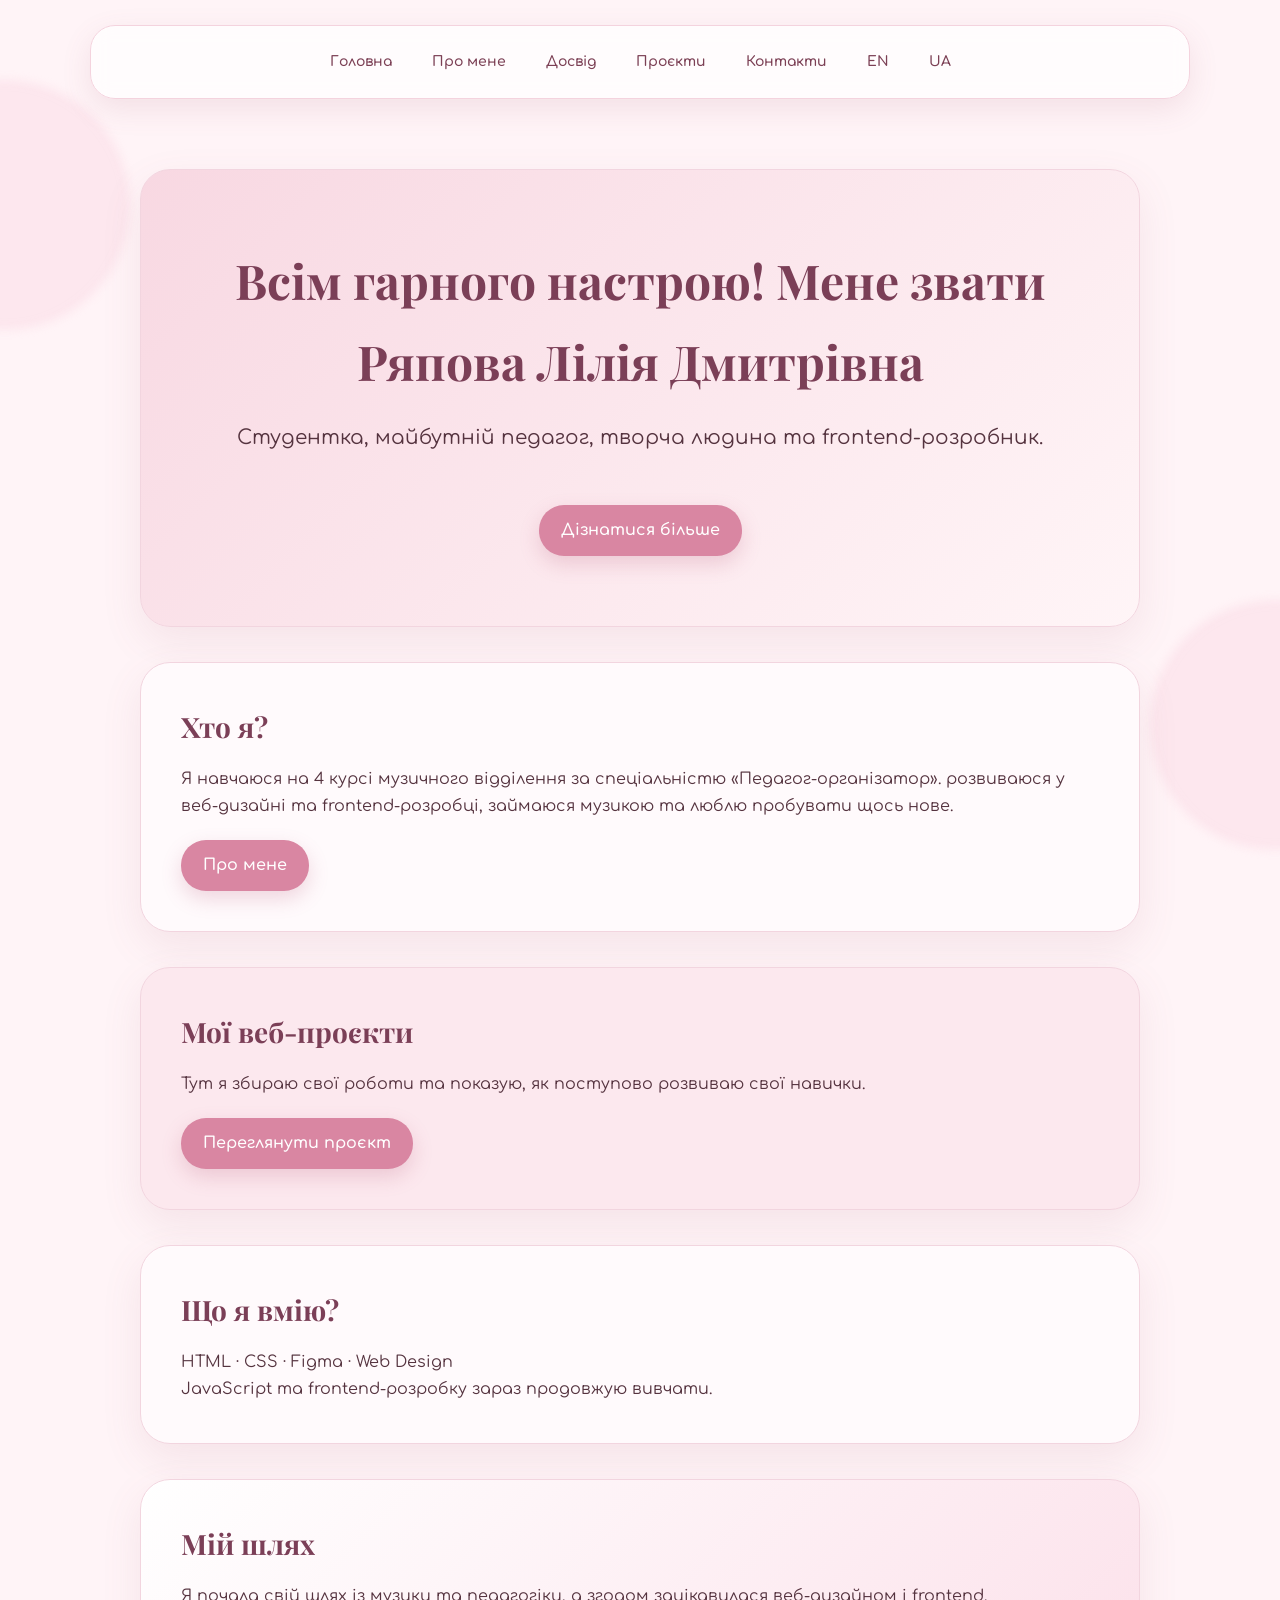
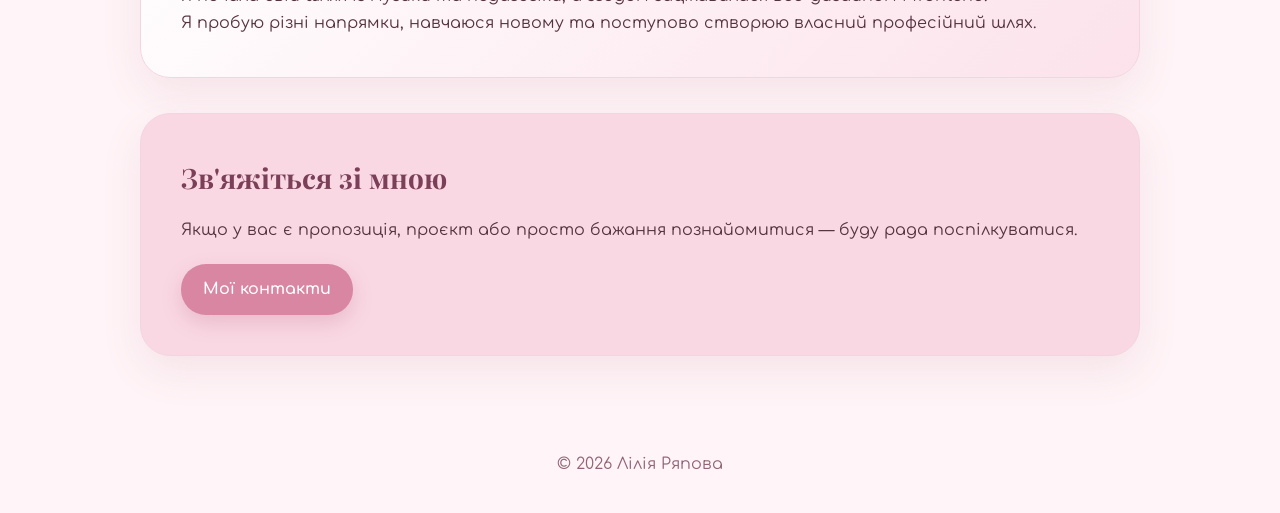
<file: index.html>
<!DOCTYPE html>
<html lang="uk">
<head>
    <meta charset="UTF-8">
    <meta name="viewport" content="width=device-width, initial-scale=1.0">
    <title>Моє резюме — Лілія Ряпова</title>
    <link rel="stylesheet" href="style.css">
 
</head>
<body>
    <nav>
        <a href="index.html">Головна</a>
        <a href="about.html">Про мене</a>
        <a href="experience.html">Досвід</a>
        <a href="projects.html">Проєкти</a>
        <a href="contacts.html">Контакти</a>
        <a href="index-en.html">EN</a>
        <a href="index.html">UA</a>
    </nav>
    <div class="resume">
<h1>Всім гарного настрою! Мене звати Ряпова Лілія Дмитрівна</h1>

        <p>
            Студентка, майбутній педагог, творча людина
            та frontend-розробник.
        </p>

        <a href="about.html">Дізнатися більше</a>
    </div>

    <div class="about-preview">

        <h2>Хто я?</h2>

        <p>
            Я навчаюся на 4 курсі музичного відділення за спеціальністю «Педагог-організатор».
            розвиваюся у веб-дизайні та frontend-розробці,
            займаюся музикою та люблю пробувати щось нове.
        </p>

        <a href="about.html">Про мене</a>

    </div>

<div class="projects-preview">

        <h2>Мої веб-проєкти</h2>

        <p>
            Тут я збираю свої роботи та показую,
            як поступово розвиваю свої навички.
        </p>

        <a href="projects.html">Переглянути проєкт</a>

    </div>

     <div class="skills-preview">

        <h2>Що я вмію?</h2>

        <p>
            HTML · CSS · Figma · Web Design
        </p>

        <p>
            JavaScript та frontend-розробку
            зараз продовжую вивчати.
        </p>

    </div>

    <div class="journey">

        <h2>Мій шлях</h2>
        <p>
           Я почала свій шлях із музики та педагогіки, а згодом зацікавилася веб-дизайном і frontend.
        </p>

        <p>
            Я пробую різні напрямки, навчаюся новому
            та поступово створюю власний професійний шлях.
        </p>

    </div>


    <div class="contacts-preview">

        <h2>Зв'яжіться зі мною</h2>

        <p>
            Якщо у вас є пропозиція, проєкт
            або просто бажання познайомитися —
            буду рада поспілкуватися.
        </p>

        <a href="contacts.html">Мої контакти</a>

    </div>


    <footer>

        <p>© 2026 Лілія Ряпова</p>

    </footer>


    <script src="script.js"></script>

</body>

</html>
</file>
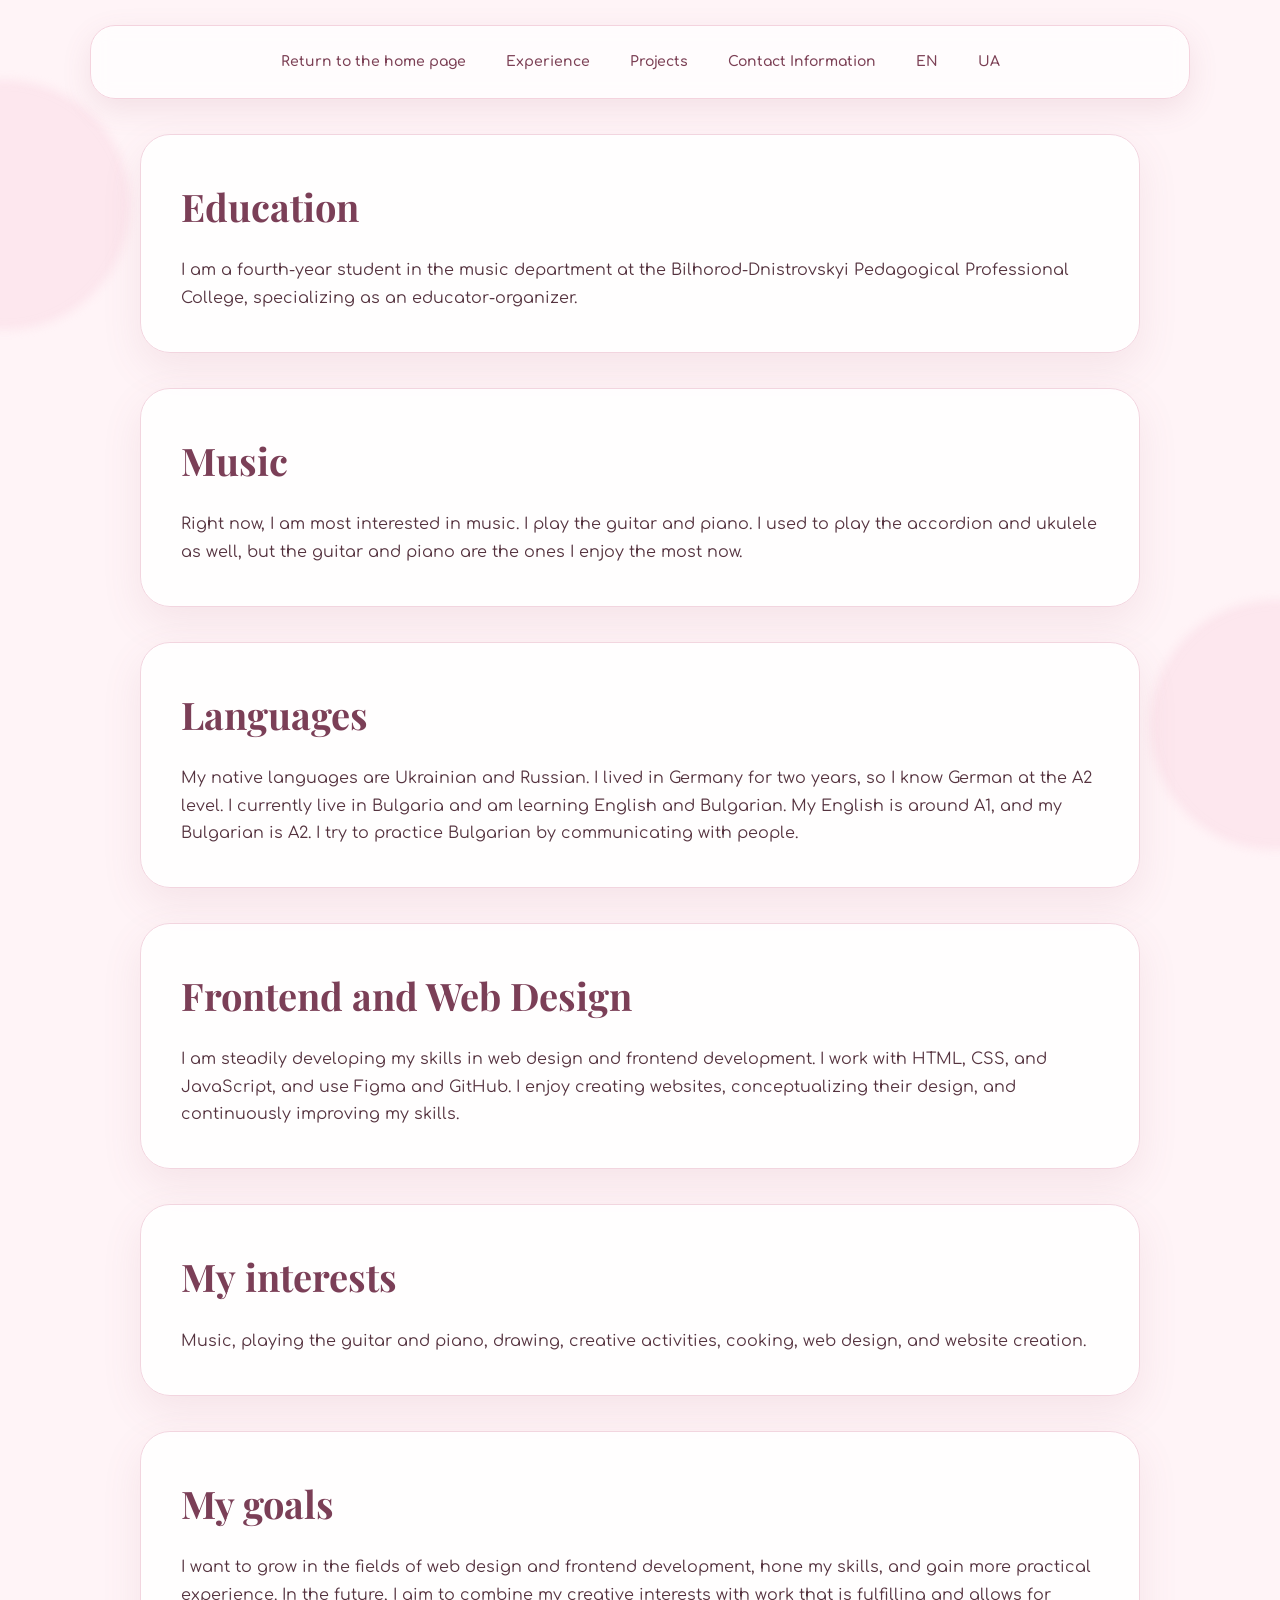
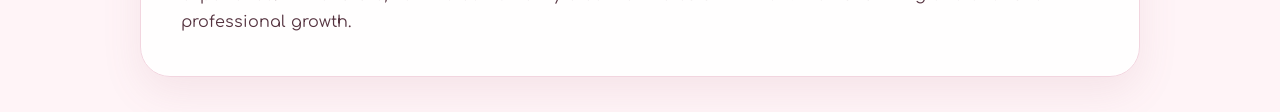
<file: about-en.html>
<!DOCTYPE html>
<html lang="en">
<head>
     <link rel="stylesheet" href="style.css">
    <meta charset="UTF-8">
    <meta name="viewport" content="width=device-width, initial-scale=1.0">
    <title>About Me</title>
</head>
<body>
     
<nav>
      <a href="index-en.html">Return to the home page</a>  
<a href="experience-en.html">Experience</a>
        <a href="projects-en.html">Projects</a>
        <a href="contacts-en.html">Contact Information</a>
     <a href="about-en.html">EN</a>
        <a href="about.html">UA</a>
</nav>
      <div class="education">
<h1>
   Education
</h1>

<p>
  I am a fourth-year student in the music department at the Bilhorod-Dnistrovskyi Pedagogical Professional College, specializing as an educator-organizer.
</p>

</div>

<div class="music">
    <h1>
        Music
    </h1>
    <p>Right now, I am most interested in music. I play the guitar and piano. I used to play the accordion and ukulele as well, but the guitar and piano are the ones I enjoy the most now.</p>
</div>

<div class="language">
    <h1>
Languages
    </h1>
    <p>
My native languages ​​are Ukrainian and Russian. I lived in Germany for two years, so I know German at the A2 level. I currently live in Bulgaria and am learning English and Bulgarian. My English is around A1, and my Bulgarian is A2. I try to practice Bulgarian by communicating with people.
    </p>
</div>

<div class="it">
    <h1>
Frontend and Web Design
    </h1>
    <p>
      I am steadily developing my skills in web design and frontend development. I work with HTML, CSS, and JavaScript, and use Figma and GitHub. I enjoy creating websites, conceptualizing their design, and continuously improving my skills.
    </p>
</div>

<div class="myinterests">
    <h1>
    Mу interests
    </h1>
    <p>
       Music, playing the guitar and piano, drawing, creative activities, cooking, web design, and website creation.
    </p>
</div>

<div class="mygoals">
    <h1>
My goals
    </h1>
    <p>
      I want to grow in the fields of web design and frontend development, 
      hone my skills, and gain more practical experience. 
      In the future, I aim to combine my creative interests with work that is fulfilling 
      and allows for professional growth.
    </p>
</div>
<script src="script.js"></script>
</body>
</html>
</file>
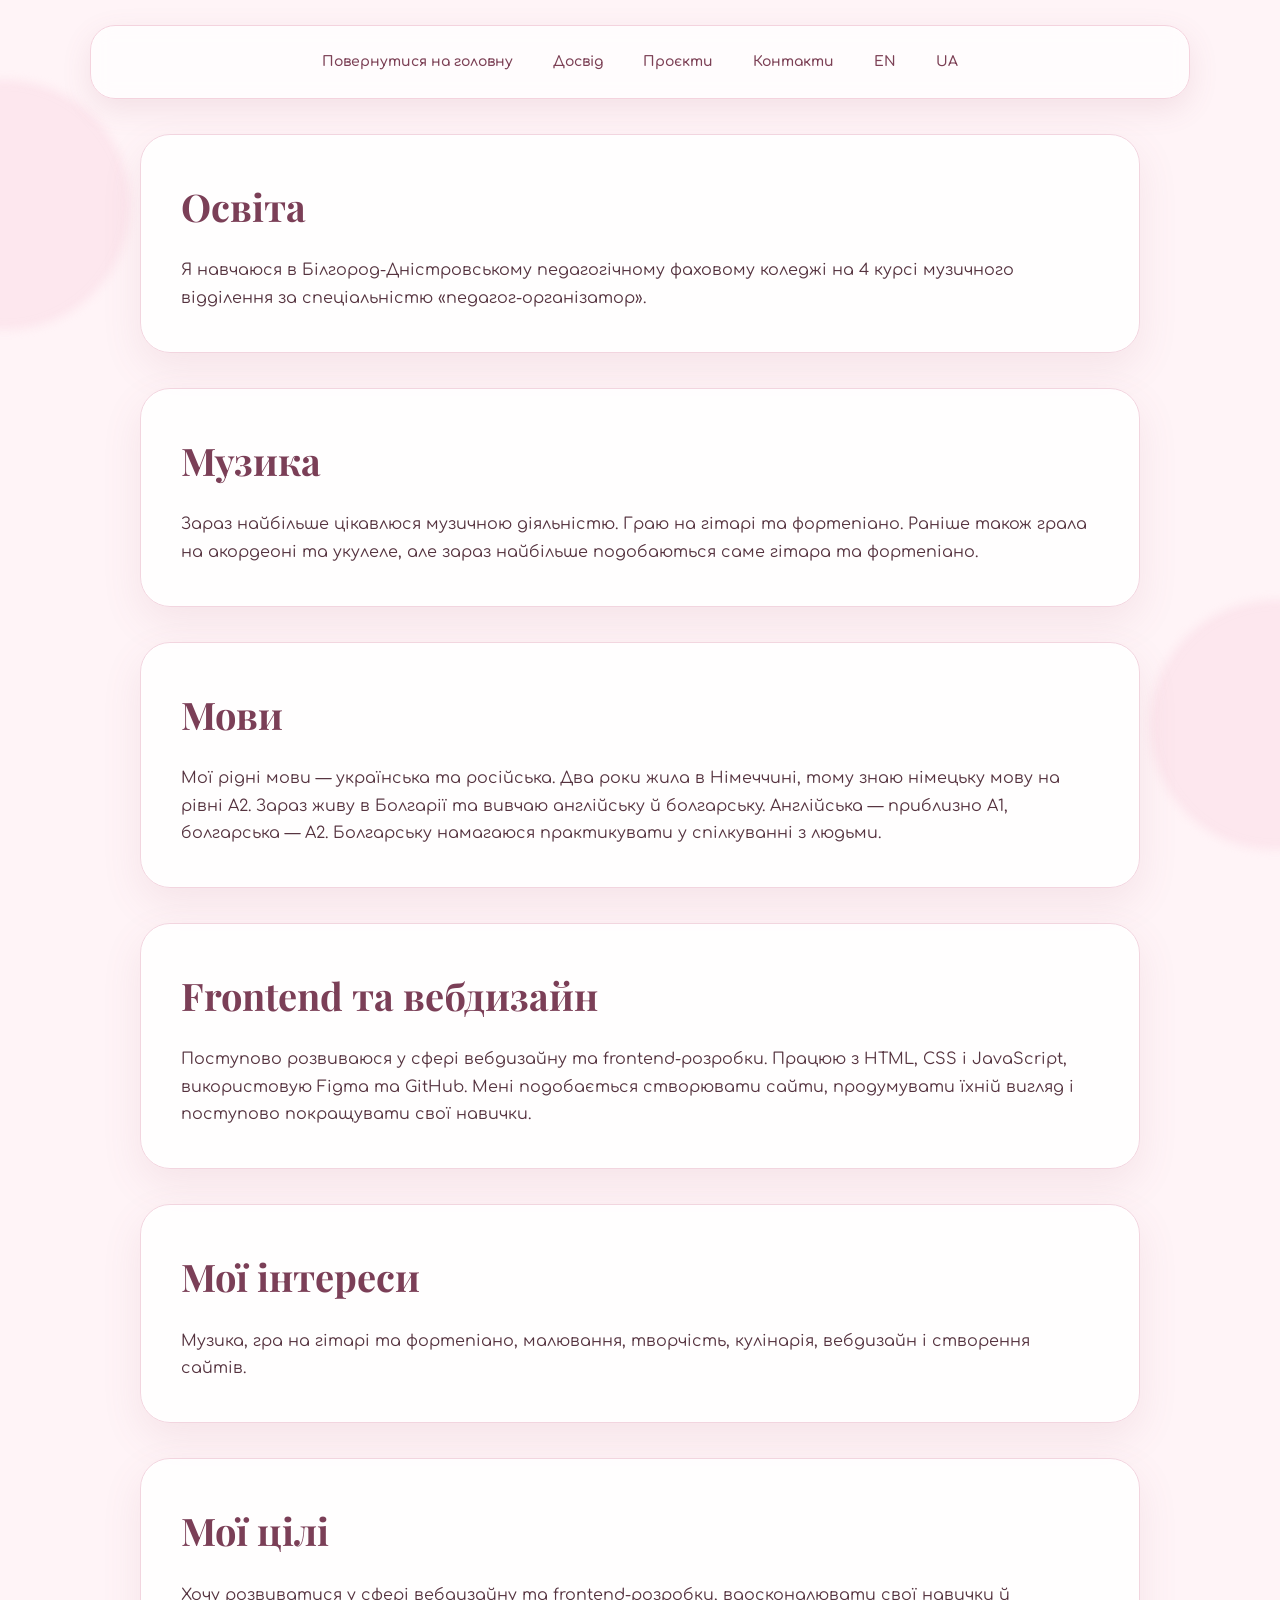
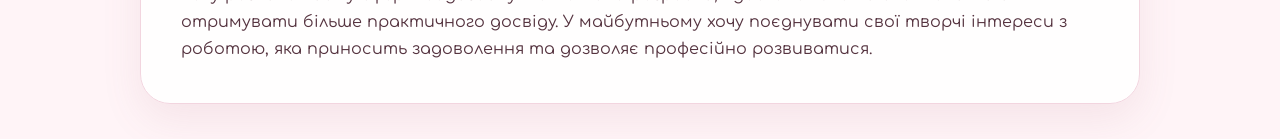
<file: about.html>
<!DOCTYPE html>
<html lang="uk">
<head>
     <link rel="stylesheet" href="style.css">
    <meta charset="UTF-8">
    <meta name="viewport" content="width=device-width, initial-scale=1.0">
    <title>Про мене</title>
</head>
<body>
      
<nav>
      <a href="index.html">Повернутися на головну</a>  
       <a href="experience.html">Досвід</a>
        <a href="projects.html">Проєкти</a>
        <a href="contacts.html">Контакти</a>
     <a href="about-en.html">EN</a>
        <a href="about.html">UA</a>
</nav>
      <div class="education">
<h1>
    Освіта
</h1>

<p>
  Я навчаюся в Білгород-Дністровському 
  педагогічному фаховому коледжі на 4 курсі 
  музичного відділення за спеціальністю 
  «педагог-організатор».
</p>

</div>

<div class="music">
    <h1>
        Музика
    </h1>
    <p>Зараз найбільше цікавлюся музичною діяльністю. 
        Граю на гітарі та фортепіано. Раніше також 
        грала на акордеоні та укулеле, але зараз найбільше 
        подобаються саме гітара та фортепіано.</p>
</div>

<div class="language">
    <h1>
Мови
    </h1>
    <p>
Мої рідні мови — українська та російська. Два роки жила в Німеччині, тому знаю німецьку мову 
на рівні A2. Зараз живу в Болгарії та вивчаю англійську й болгарську. Англійська — приблизно A1, 
болгарська — A2. Болгарську намагаюся практикувати у спілкуванні з людьми.
    </p>
</div>

<div class="it">
    <h1>
Frontend та вебдизайн
    </h1>
    <p>
       Поступово розвиваюся у сфері вебдизайну та frontend-розробки. Працюю з HTML, CSS і 
       JavaScript, використовую Figma та GitHub. Мені подобається створювати сайти, продумувати 
       їхній вигляд і поступово покращувати свої навички. 
    </p>
</div>

<div class="myinterests">
    <h1>
Мої інтереси
    </h1>
    <p>
       Музика, гра на гітарі та фортепіано, малювання, творчість, кулінарія, вебдизайн і створення сайтів. 
    </p>
</div>

<div class="mygoals">
    <h1>
Мої цілі
    </h1>
    <p>
      Хочу розвиватися у сфері вебдизайну та frontend-розробки, 
      вдосконалювати свої навички й отримувати більше практичного досвіду.
       У майбутньому хочу поєднувати свої творчі інтереси з роботою, яка приносить задоволення 
       та дозволяє професійно розвиватися.  
    </p>
</div>
<script src="script.js"></script>
</body>
</html>
</file>
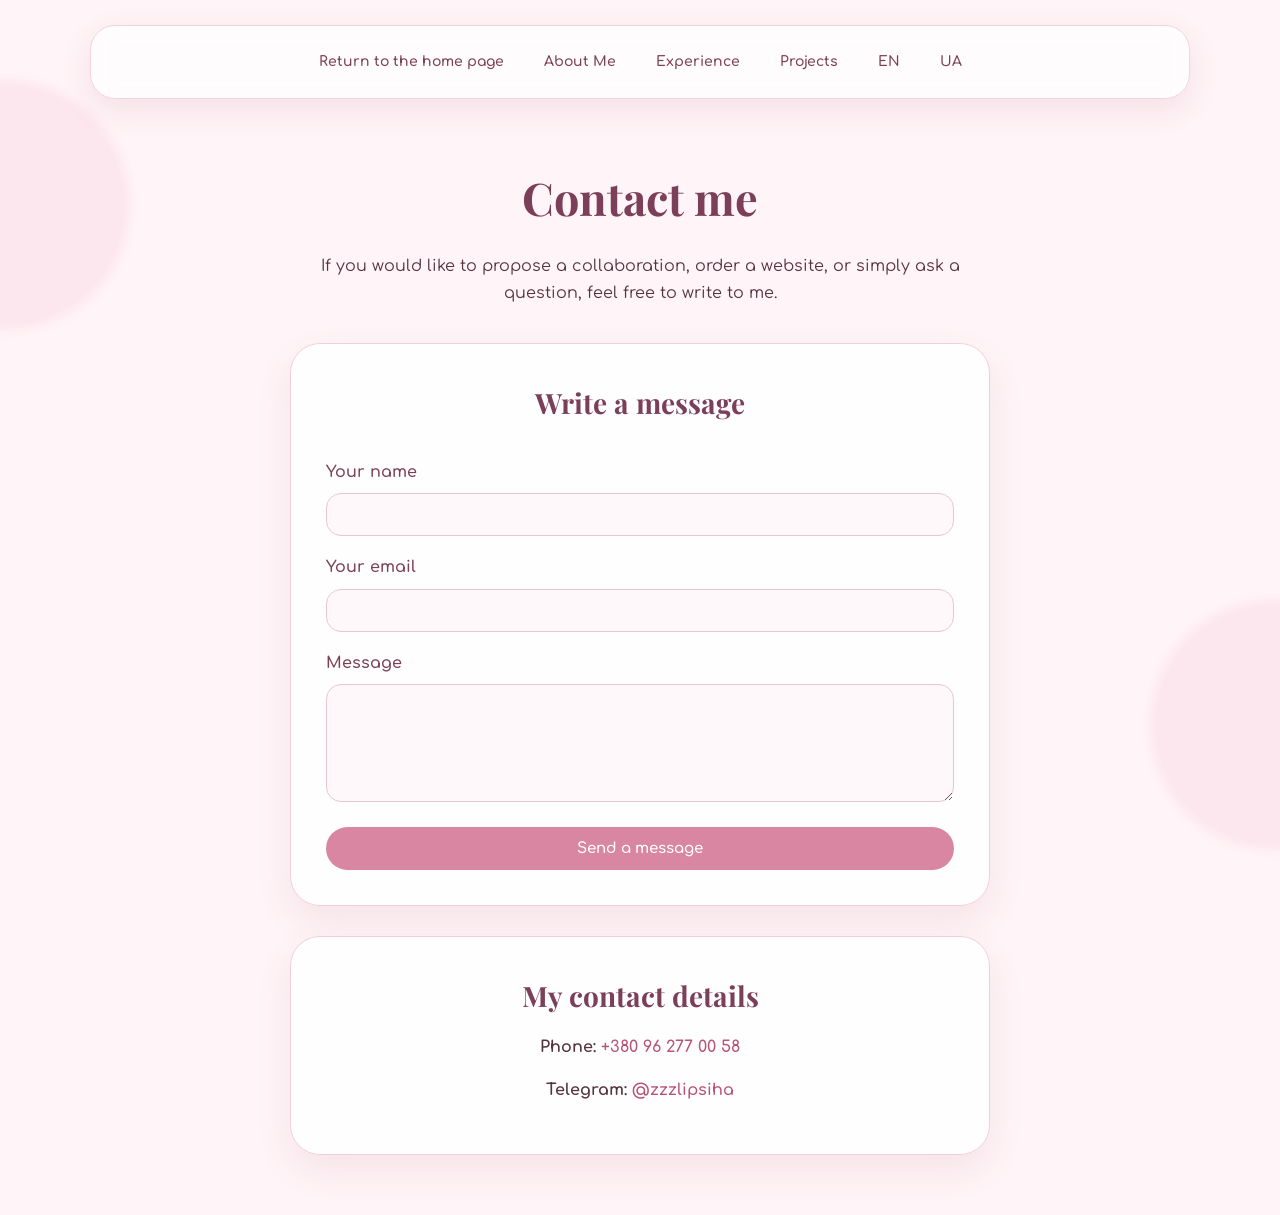
<file: contacts-en.html>
<!DOCTYPE html>
<html lang="en">

<head>
    <link rel="stylesheet" href="style.css">
    <meta charset="UTF-8">
    <meta name="viewport" content="width=device-width, initial-scale=1.0">
    <title>Contact information</title>
</head>

<body>

    

    <nav>
        <a href="index-en.html">Return to the home page</a>
        <a href="about-en.html">About Me</a>
        <a href="experience-en.html">Experience</a>
        <a href="projects-en.html">Projects</a>
        <a href="contacts-en.html">EN</a>
        <a href="contacts.html">UA</a>
    </nav>

    <main class="contacts-page">

        <h1>Contact me</h1>

        <p>
            If you would like to propose a collaboration, order a website,
            or simply ask a question, feel free to write to me.
        </p>

        <section class="contact-form">

            <h2>Write a message</h2>

            <form id="contact-form">

                <label for="name">Your name</label>
                <input type="text" id="name" name="name" required>

                <label for="email">Your email</label>
                <input type="email" id="email" name="email" required>

                <label for="message">Message</label>
                <textarea id="message" name="message" rows="6" required></textarea>

                <button type="submit">Send a message</button>

            </form>

        </section>

        <section class="contact-info">

            <h2>My contact details</h2>

            <p>
                <strong>Phone:</strong>
                <a href="tel:+380962770058">+380 96 277 00 58</a>
            </p>

            <p>
                <strong>Telegram:</strong>
                <a href="https://t.me/zzzlipsiha" target="_blank">
                    @zzzlipsiha
                </a>
            </p>

        </section>

    </main>
<script src="script.js"></script>

</body>
</html>
</file>
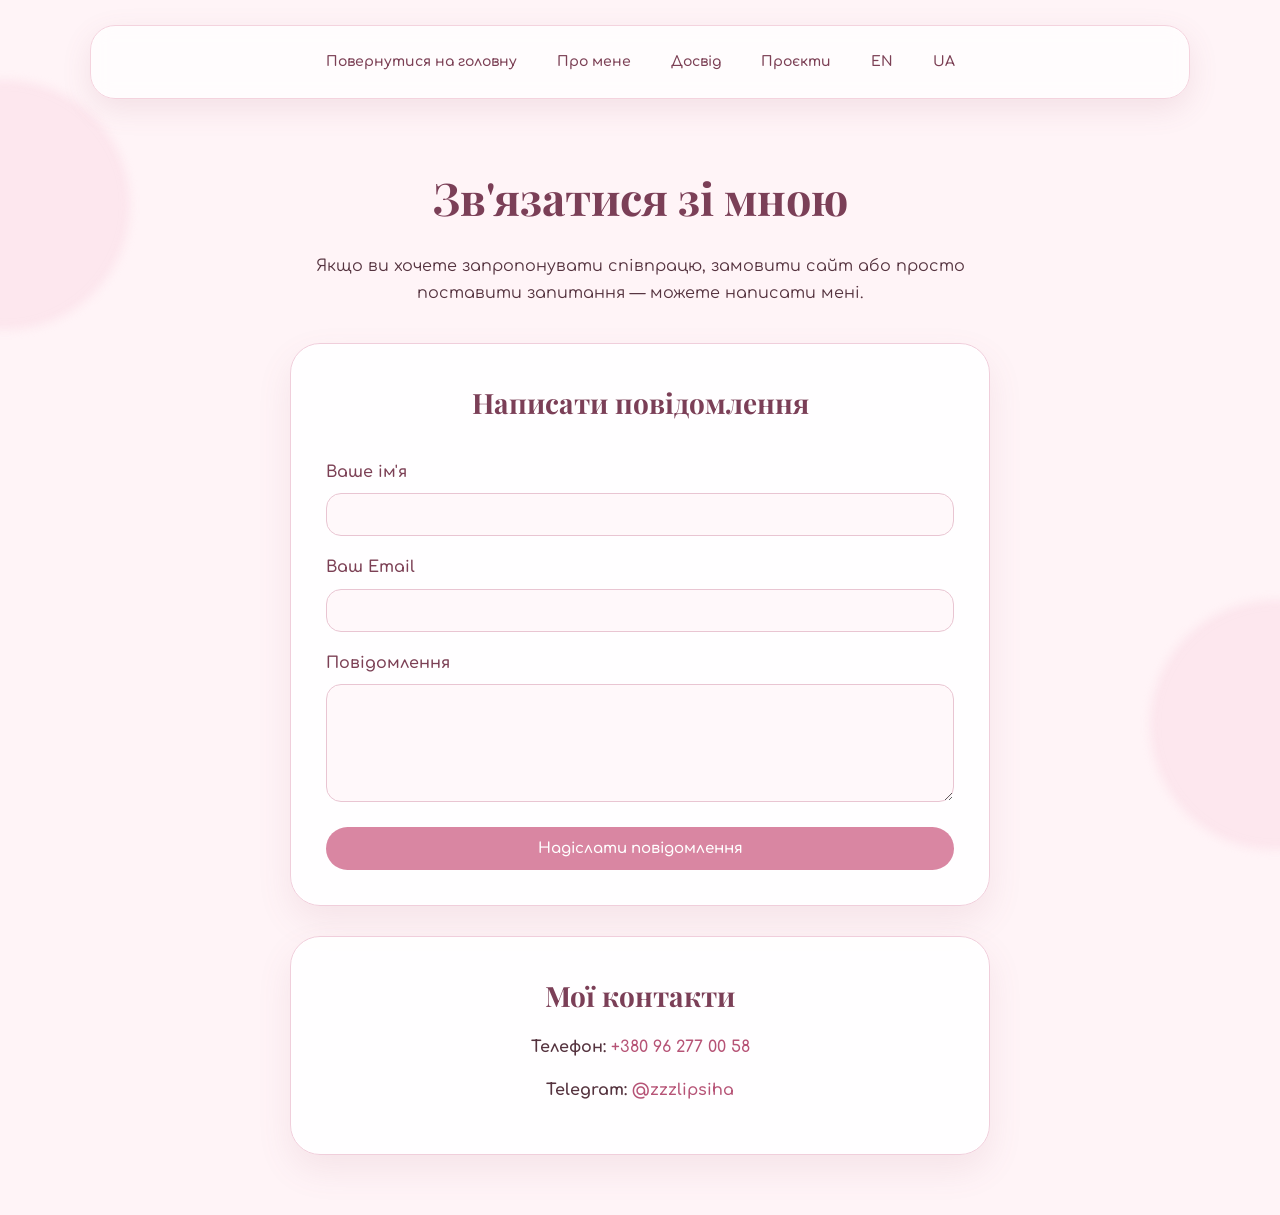
<file: contacts.html>
<!DOCTYPE html>
<html lang="uk">

<head>
    <link rel="stylesheet" href="style.css">
    <meta charset="UTF-8">
    <meta name="viewport" content="width=device-width, initial-scale=1.0">
    <title>Контакти</title>
</head>

<body>

    

    <nav>
        <a href="index.html">Повернутися на головну</a>
        <a href="about.html">Про мене</a>
        <a href="experience.html">Досвід</a>
        <a href="projects.html">Проєкти</a>
        <a href="contacts-en.html">EN</a>
        <a href="contacts.html">UA</a>
    </nav>

    <main class="contacts-page">

        <h1>Зв'язатися зі мною</h1>

        <p>
            Якщо ви хочете запропонувати співпрацю, замовити сайт
            або просто поставити запитання — можете написати мені.
        </p>

        <section class="contact-form">

            <h2>Написати повідомлення</h2>

            <form id="contact-form">

                <label for="name">Ваше ім'я</label>
                <input type="text" id="name" name="name" required>

                <label for="email">Ваш Email</label>
                <input type="email" id="email" name="email" required>

                <label for="message">Повідомлення</label>
                <textarea id="message" name="message" rows="6" required></textarea>

                <button type="submit">Надіслати повідомлення</button>

            </form>

        </section>

        <section class="contact-info">

            <h2>Мої контакти</h2>

            <p>
                <strong>Телефон:</strong>
                <a href="tel:+380962770058">+380 96 277 00 58</a>
            </p>

            <p>
                <strong>Telegram:</strong>
                <a href="https://t.me/zzzlipsiha" target="_blank">
                    @zzzlipsiha
                </a>
            </p>

        </section>

    </main>
<script src="script.js"></script>

</body>
</html>
</file>
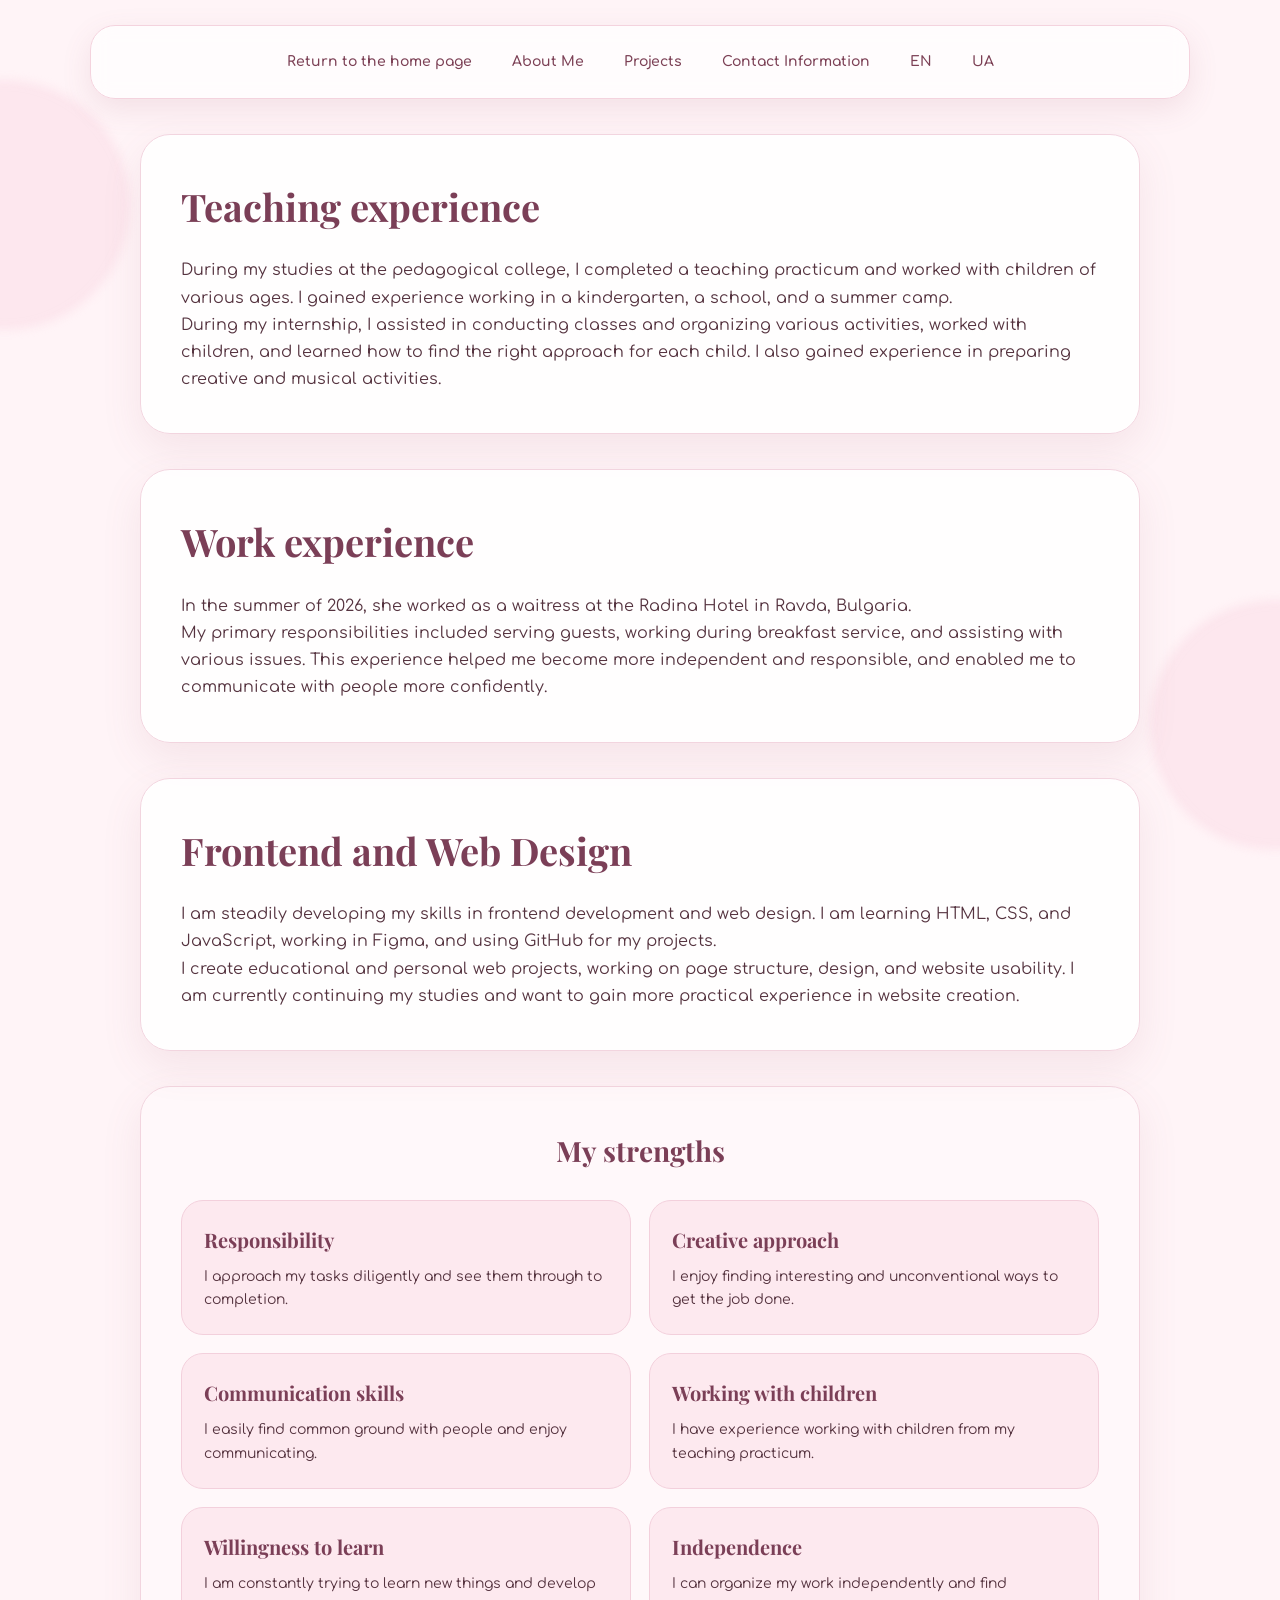
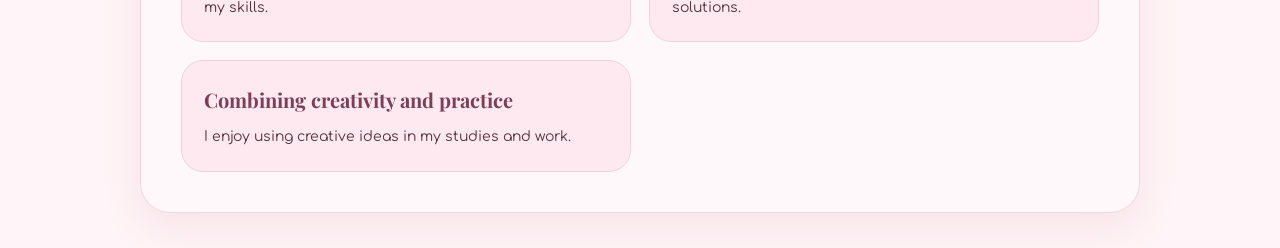
<file: experience-en.html>
<!DOCTYPE html>
<html lang="en">
<head>
     <link rel="stylesheet" href="style.css">
    <meta charset="UTF-8">
    <meta name="viewport" content="width=device-width, initial-scale=1.0">
    <title>Experience</title>
</head>
<body>
      

     <nav> 
        <a href="index-en.html">Return to the home page</a> 
        <a href="about-en.html">About Me</a>
        <a href="projects-en.html">Projects</a>
        <a href="contacts-en.html">Contact Information</a>
     <a href="experience-en.html">EN</a>
        <a href="experience.html">UA</a>
    </nav>

    <div class="teaching-experience">
<h1>Teaching experience</h1>
<p>During my studies at the pedagogical college, I completed a teaching practicum and worked with children of various ages. I gained experience working in a kindergarten, a school, and a summer camp.</p>
    <p>During my internship, I assisted in conducting classes and organizing various activities, worked with children, and learned how to find the right approach for each child. I also gained experience in preparing creative and musical activities.</p>
    </div>

    <div class="work-experience">
        <h1>Work experience</h1>
        <p>In the summer of 2026, she worked as a waitress at the Radina Hotel in Ravda, Bulgaria.</p>

    <p>My primary responsibilities included serving guests, working during breakfast service, and assisting with various issues. This experience helped me become more independent and responsible, and enabled me to communicate with people more confidently.</p>
    </div>

    <div class="frontend-and-web-design">
        <h1>Frontend and Web Design</h1>
        <p>I am steadily developing my skills in frontend development and web design. 
            I am learning HTML, CSS, and JavaScript, working in Figma, and using GitHub for 
            my projects.</p>
            <p>I create educational and personal web projects, working on page structure, 
                design, and website usability. I am currently continuing my studies 
                and want to gain more practical experience in website creation.</p>
    </div>


    <section class="strengths">
    <h2>My strengths</h2>

    <div class="strengths-list">

        <div class="strength">
            <h3>Responsibility</h3>
            <p>I approach my tasks diligently and see them through to completion.</p>
        </div>

        <div class="strength">
            <h3>Creative approach</h3>
            <p>I enjoy finding interesting and unconventional ways to get the job done.</p>
        </div>

        <div class="strength">
            <h3>Communication skills</h3>
            <p>I easily find common ground with people and enjoy communicating.</p>
        </div>

        <div class="strength">
            <h3>Working with children</h3>
            <p>I have experience working with children from my teaching practicum.</p>
        </div>

        <div class="strength">
            <h3>Willingness to learn</h3>
            <p>I am constantly trying to learn new things and develop my skills.</p>
        </div>

        <div class="strength">
            <h3>Independence</h3>
            <p>I can organize my work independently and find solutions.</p>
        </div>

        <div class="strength">
            <h3>Combining creativity and practice</h3>
            <p>I enjoy using creative ideas in my studies and work.</p>
        </div>

    </div>
</section>
<script src="script.js"></script>
</body>
</html>
</file>
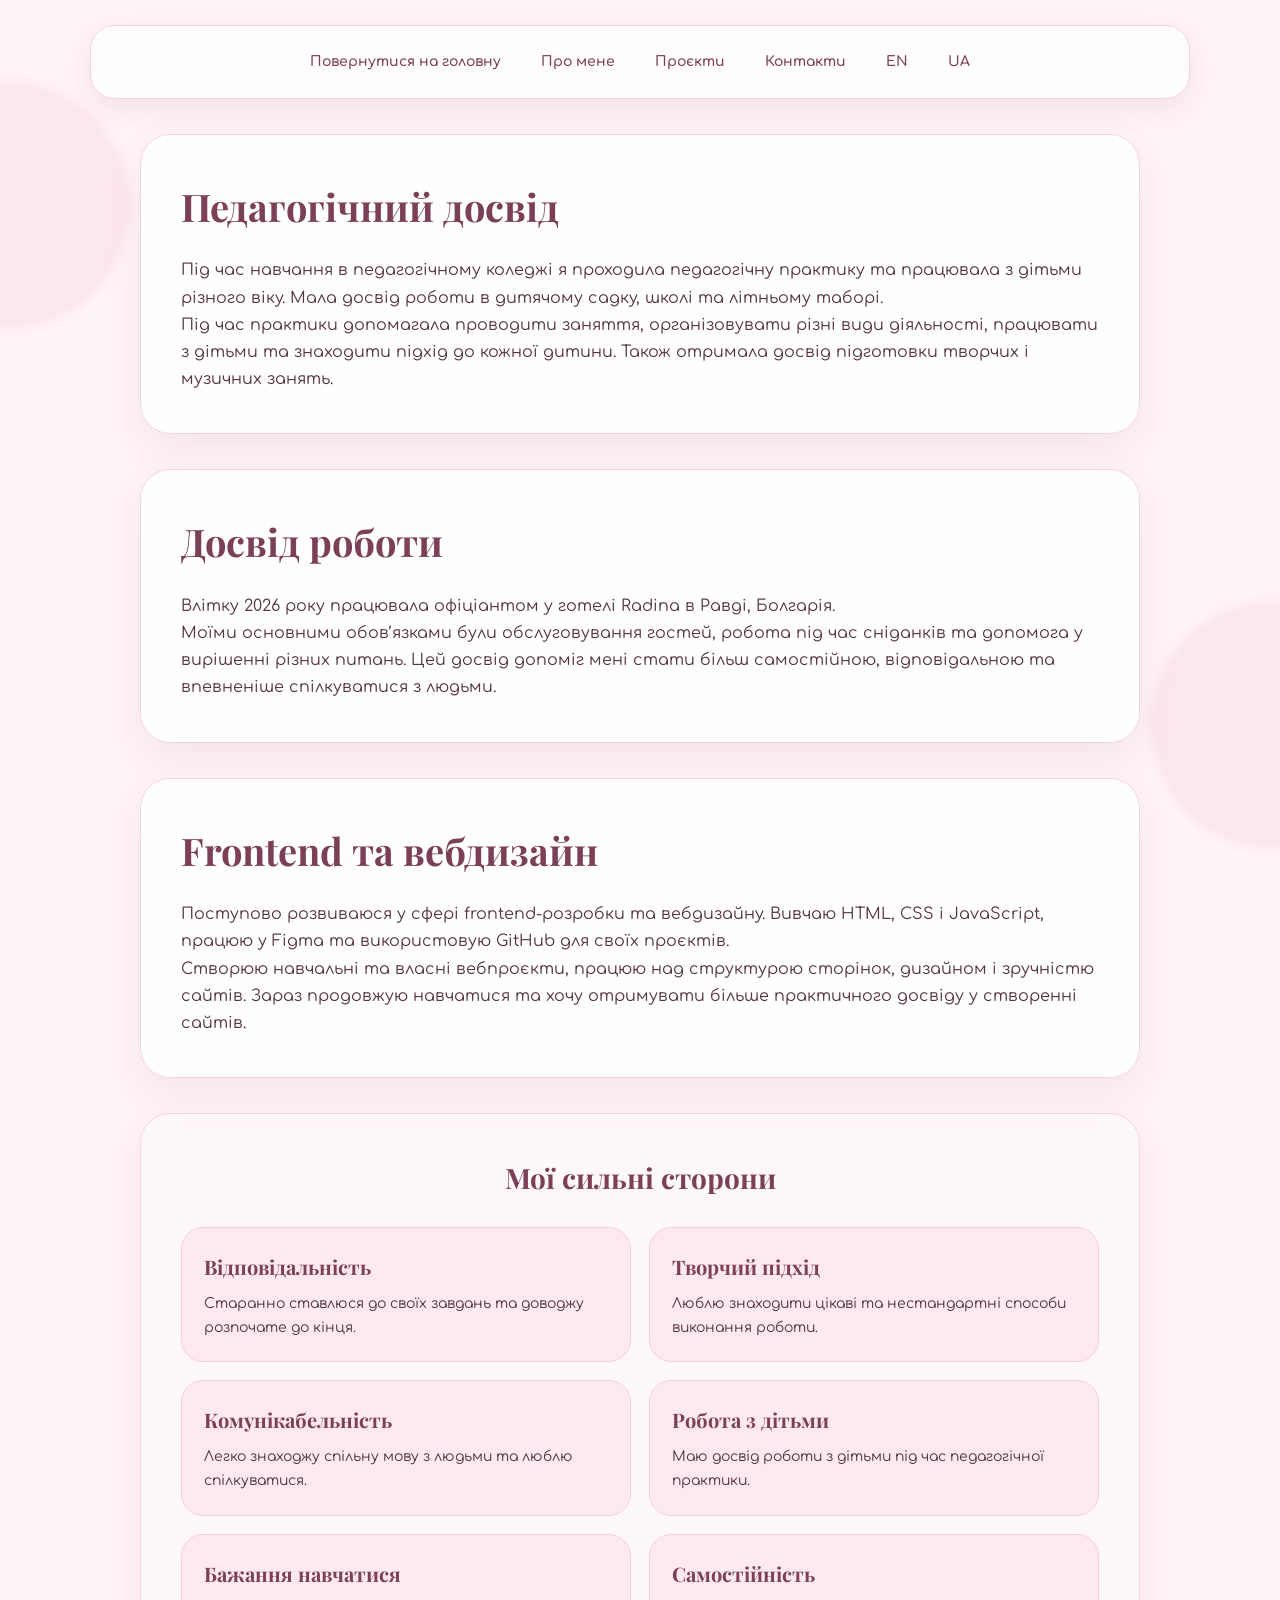
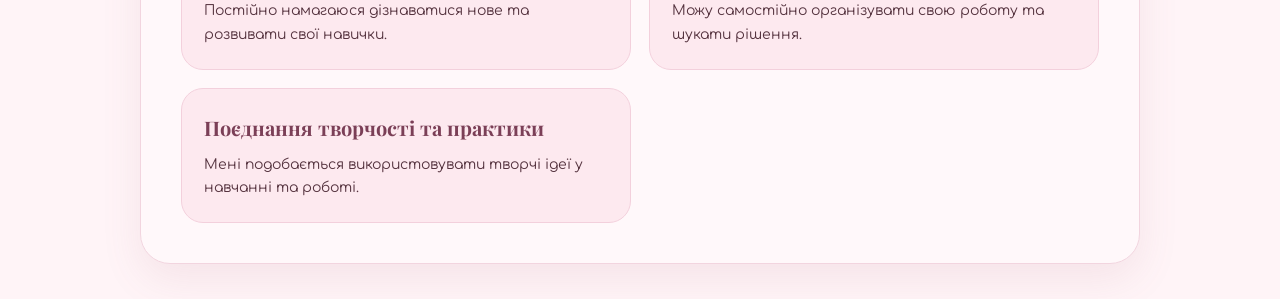
<file: experience.html>
<!DOCTYPE html>
<html lang="uk">
<head>
     <link rel="stylesheet" href="style.css">
    <meta charset="UTF-8">
    <meta name="viewport" content="width=device-width, initial-scale=1.0">
    <title>Досвід</title>
</head>
<body>
      
     <nav> 
        <a href="index.html">Повернутися на головну</a> 
        <a href="about.html">Про мене</a>
        <a href="projects.html">Проєкти</a>
        <a href="contacts.html">Контакти</a>
     <a href="experience-en.html">EN</a>
        <a href="experience.html">UA</a>
    </nav>

    <div class="teaching-experience">
<h1>Педагогічний досвід</h1>
<p>Під час навчання в педагогічному коледжі я проходила педагогічну практику та працювала з 
    дітьми різного віку. Мала досвід роботи в дитячому садку, школі та літньому таборі.</p>
    <p>Під час практики допомагала проводити заняття, 
        організовувати різні види діяльності, працювати з дітьми та знаходити підхід до кожної 
        дитини. Також отримала досвід підготовки творчих і музичних занять.</p>
    </div>

    <div class="work-experience">
        <h1>Досвід роботи</h1>
        <p>Влітку 2026 року працювала офіціантом у готелі Radina в Равді, Болгарія.</p>

    <p>Моїми основними обов’язками були обслуговування гостей, робота під час сніданків та 
        допомога у вирішенні різних питань. Цей досвід допоміг мені стати більш самостійною, 
        відповідальною та впевненіше спілкуватися з людьми.</p>
    </div>

    <div class="frontend-and-web-design">
        <h1>Frontend та вебдизайн</h1>
        <p>Поступово розвиваюся у сфері frontend-розробки та вебдизайну. 
            Вивчаю HTML, CSS і JavaScript, працюю у Figma та використовую GitHub для 
            своїх проєктів.</p>
            <p>Створюю навчальні та власні вебпроєкти, працюю над структурою сторінок, 
                дизайном і зручністю сайтів. Зараз продовжую навчатися та хочу отримувати 
                більше практичного досвіду у створенні сайтів.</p>
    </div>


    <section class="strengths">
    <h2>Мої сильні сторони</h2>

    <div class="strengths-list">

        <div class="strength">
            <h3>Відповідальність</h3>
            <p>Старанно ставлюся до своїх завдань та доводжу розпочате до кінця.</p>
        </div>

        <div class="strength">
            <h3>Творчий підхід</h3>
            <p>Люблю знаходити цікаві та нестандартні способи виконання роботи.</p>
        </div>

        <div class="strength">
            <h3>Комунікабельність</h3>
            <p>Легко знаходжу спільну мову з людьми та люблю спілкуватися.</p>
        </div>

        <div class="strength">
            <h3>Робота з дітьми</h3>
            <p>Маю досвід роботи з дітьми під час педагогічної практики.</p>
        </div>

        <div class="strength">
            <h3>Бажання навчатися</h3>
            <p>Постійно намагаюся дізнаватися нове та розвивати свої навички.</p>
        </div>

        <div class="strength">
            <h3>Самостійність</h3>
            <p>Можу самостійно організувати свою роботу та шукати рішення.</p>
        </div>

        <div class="strength">
            <h3>Поєднання творчості та практики</h3>
            <p>Мені подобається використовувати творчі ідеї у навчанні та роботі.</p>
        </div>
    </div>
</section>
<script src="script.js"></script>
</body>
</html>
</file>
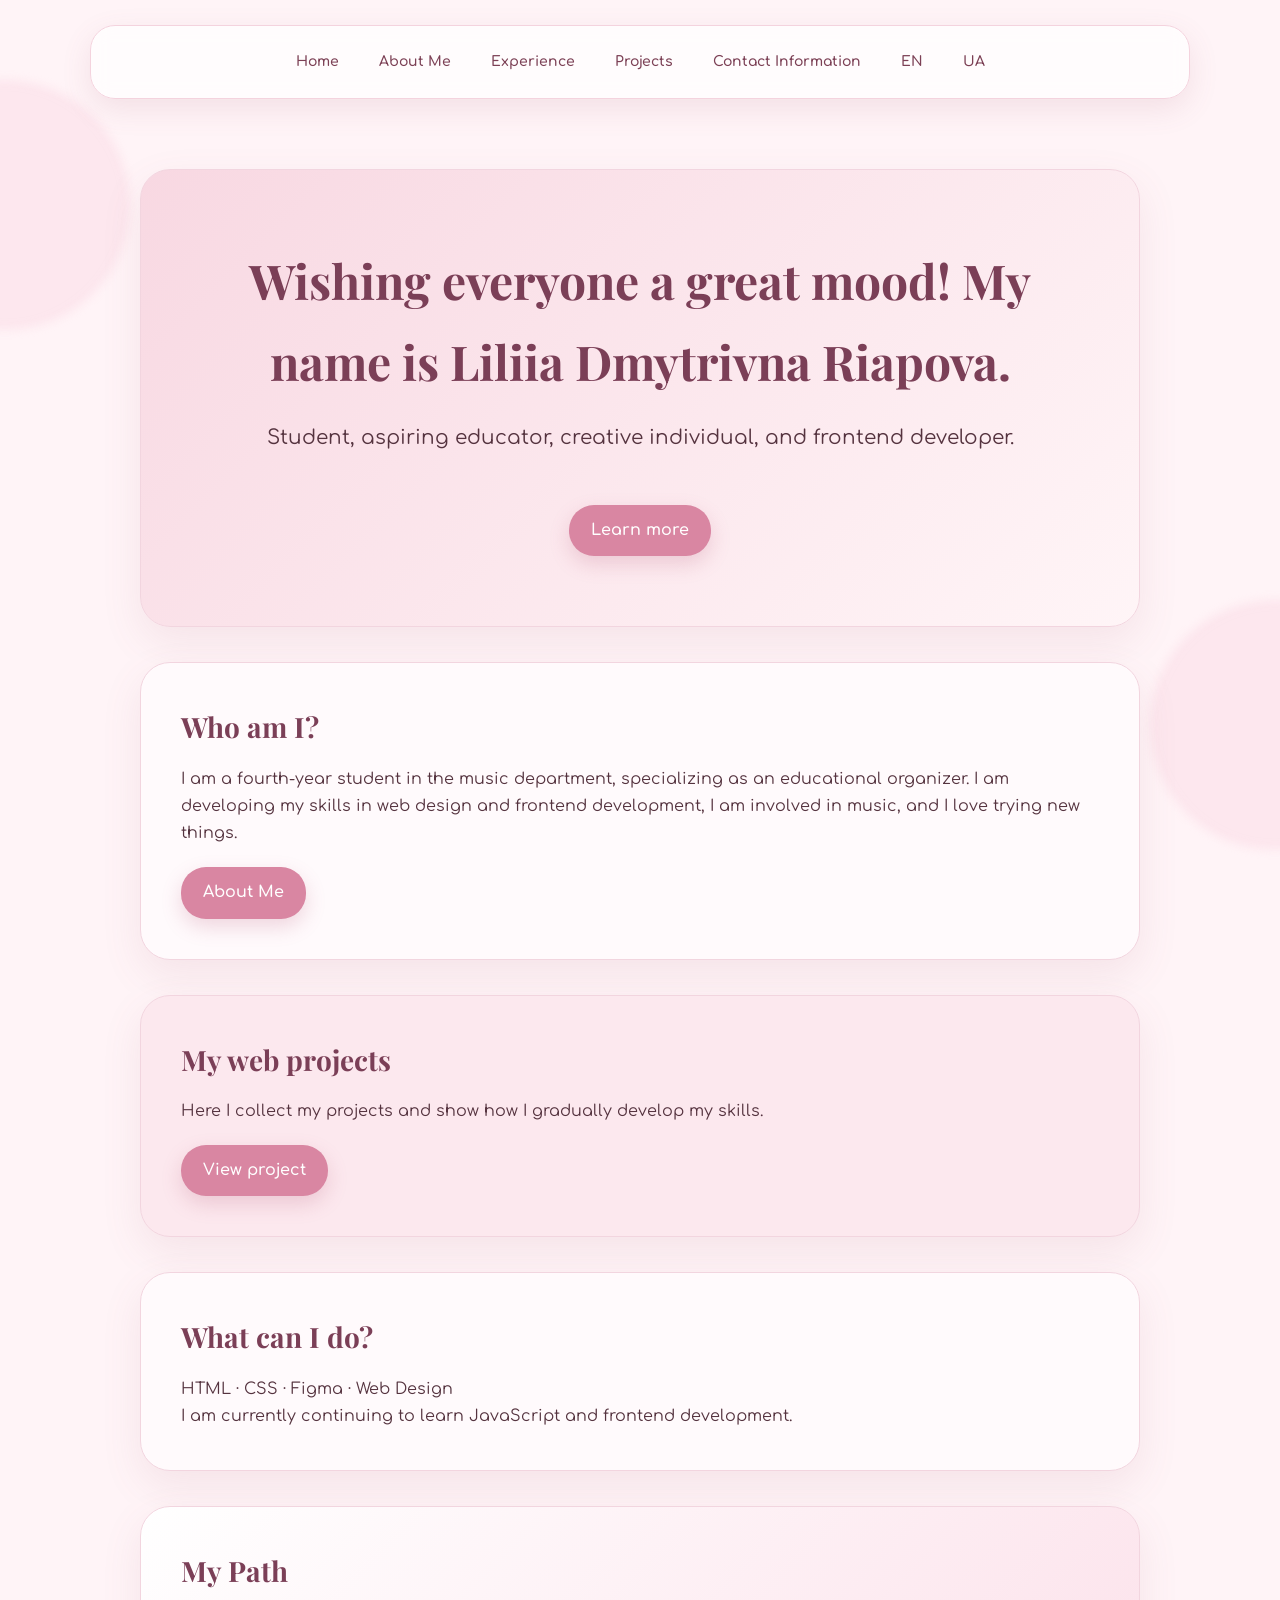
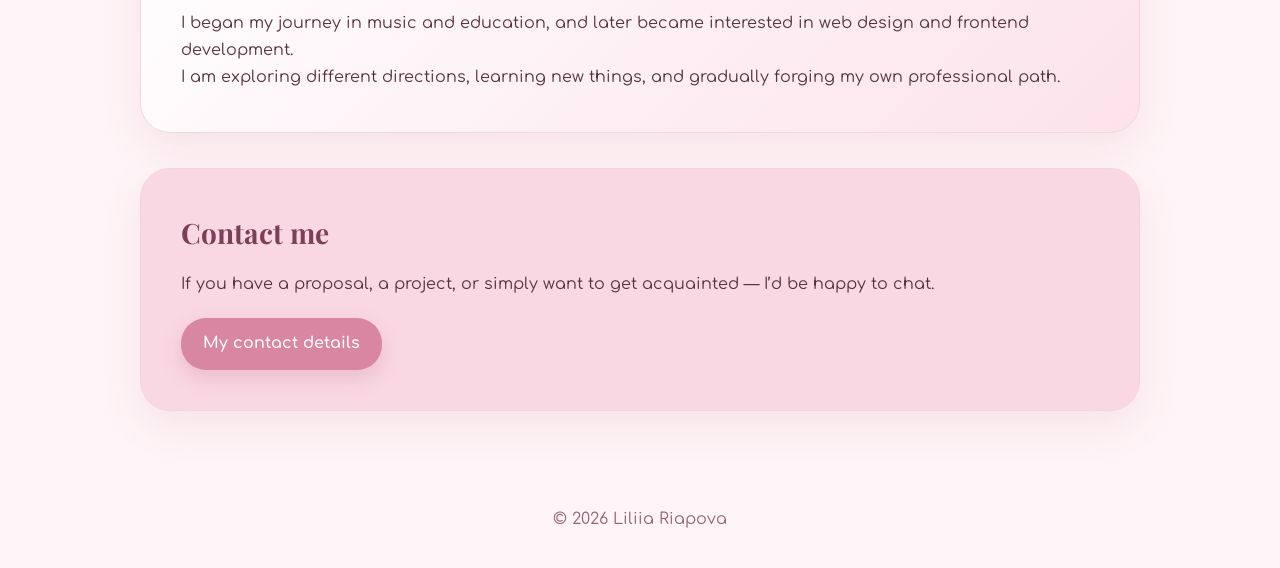
<file: index-en.html>
<!DOCTYPE html>
<html lang="en">
<head>
    <meta charset="UTF-8">
    <meta name="viewport" content="width=device-width, initial-scale=1.0">
    <title>My Resume — Liliia Riapova</title>
    <link rel="stylesheet" href="style.css">
</head>
<body>
    <nav>
        <a href="index-en.html">Home</a>
        <a href="about-en.html">About Me</a>
        <a href="experience-en.html">Experience</a>
        <a href="projects-en.html">Projects</a>
        <a href="contacts-en.html">Contact Information</a>
        <a href="index-en.html">EN</a>
        <a href="index.html">UA</a>
    </nav>
    <div class="resume">
<h1>Wishing everyone a great mood! My name is Liliia Dmytrivna Riapova.</h1>

        <p>
           Student, aspiring educator, creative individual,
            and frontend developer.
        </p>

        <a href="about-en.html">Learn more</a>
    </div>

    <div class="about-preview">

        <h2>Who am I?</h2>

        <p>
            I am a fourth-year student in the music department, specializing as an educational organizer.
            I am developing my skills in web design and frontend development,
            I am involved in music, and I love trying new things.
        </p>

        <a href="about-en.html">About Me</a>

    </div>

<div class="projects-preview">

        <h2>My web projects</h2>

        <p>
            Here I collect my projects and show how I gradually develop my skills.
        </p>

        <a href="projects-en.html">View project</a>

    </div>

     <div class="skills-preview">

        <h2>What can I do?</h2>

        <p>
            HTML · CSS · Figma · Web Design
        </p>

        <p>
           I am currently continuing to learn JavaScript and frontend development.
        </p>

    </div>

    <div class="journey">

        <h2>My Path</h2>
        <p>
           I began my journey in music and education, and later became interested in web design and frontend development.
        </p>

        <p>
           I am exploring different directions, learning new things, and gradually forging my own professional path.
        </p>

    </div>


    <div class="contacts-preview">

        <h2>Contact me</h2>

        <p>
            If you have a proposal, a project,
            or simply want to get acquainted —
            I’d be happy to chat.
        </p>

        <a href="contacts-en.html">My contact details</a>

    </div>


    <footer>

        <p>© 2026 Liliia Riapova</p>

    </footer>


    <script src="script.js"></script>

</body>

</html>
</file>
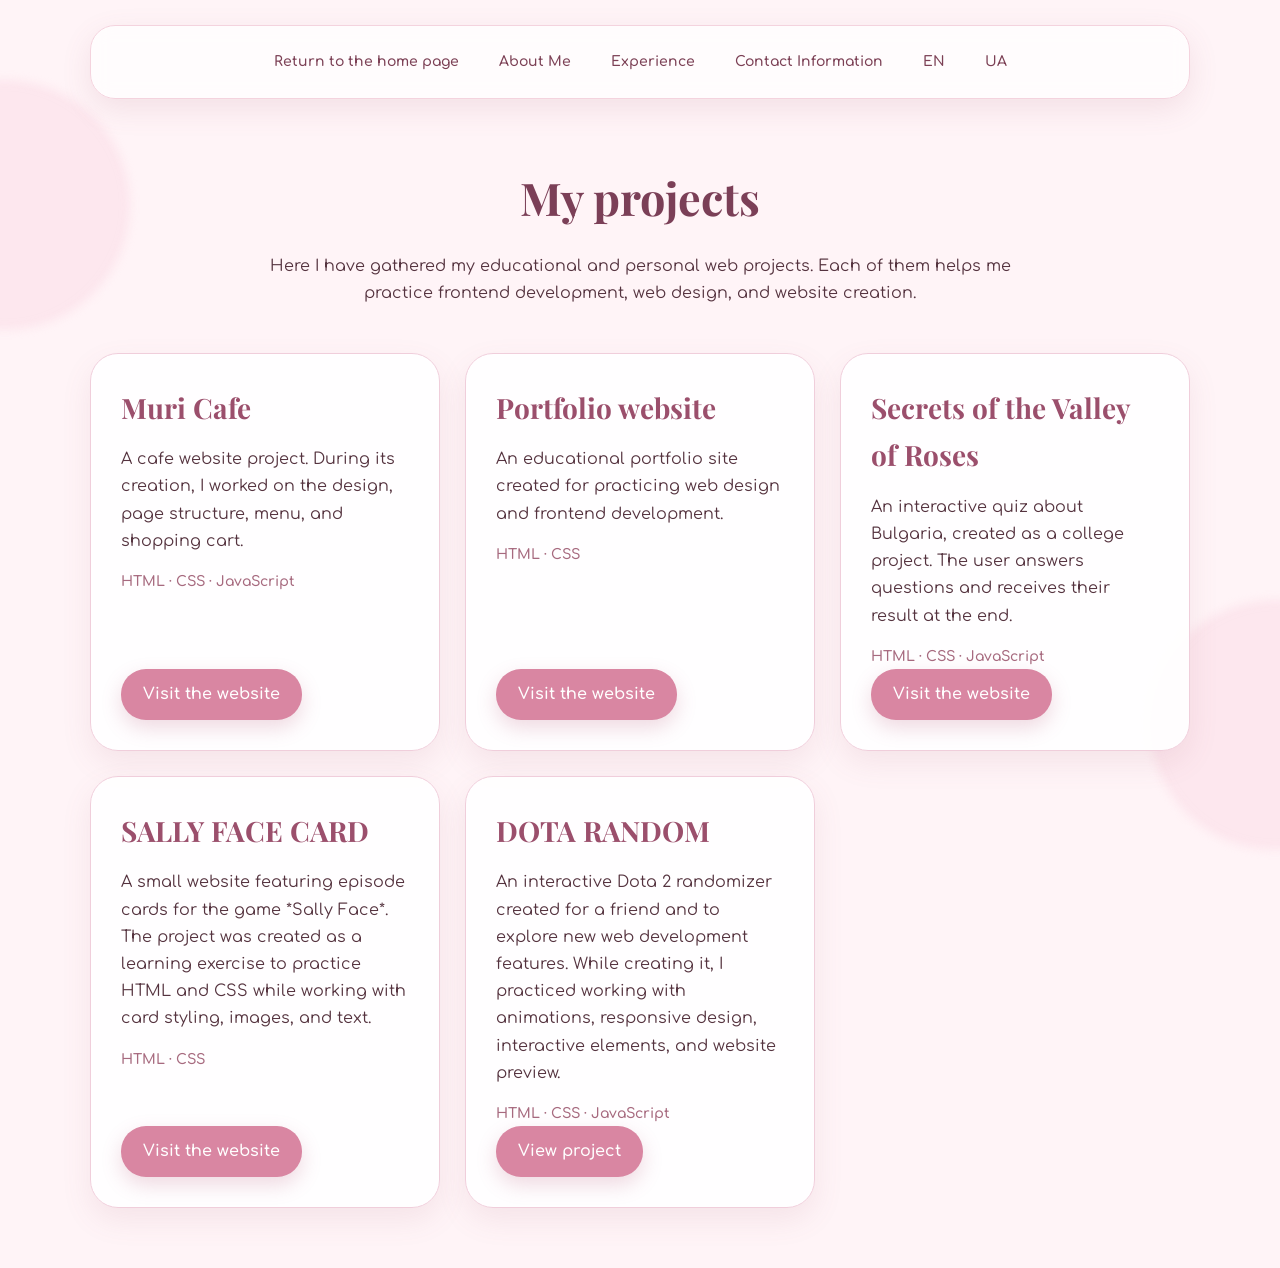
<file: projects-en.html>
<!DOCTYPE html>
<html lang="en">
<head>
     <link rel="stylesheet" href="style.css">
    <meta charset="UTF-8">
    <meta name="viewport" content="width=device-width, initial-scale=1.0">
    <title>Projects</title>
</head>
<body>
      

      <nav> 
        <a href="index-en.html">Return to the home page</a>
        <a href="about-en.html">About Me</a>
       <a href="experience-en.html">Experience</a>
        <a href="contacts-en.html">Contact Information</a>
     <a href="projects-en.html">EN</a>
        <a href="projects.html">UA</a>
    </nav>

    <main class="projects-page">

        <h1>My projects</h1>

        <p class="projects-intro">
            Here I have gathered my educational and personal web projects.
            Each of them helps me practice frontend development,
            web design, and website creation.
        </p>


        <div class="projects-list">
            <div class="project-card">

                <h2>Muri Cafe</h2>

                <p>
                    A cafe website project.
                    During its creation, I worked on the design,
                    page structure, menu, and shopping cart.
                </p>

                <p class="project-tech">
                    HTML · CSS · JavaScript
                </p>

                <a href="https://yurliu.github.io/Muri-Cafe/cart.html" target="_blank" class="project-button">
                   Visit the website
                </a>

            </div>


            
            <div class="project-card">

                <h2>Portfolio website</h2>

                <p>
                    An educational portfolio site created for practicing
                    web design and frontend development.
                </p>

                <p class="project-tech">
                    HTML · CSS 
                </p>

                <a href="https://yurliu.github.io/Mysite/" target="_blank" class="project-button">
                    Visit the website
                </a>

            </div>


            
            <div class="project-card">

                <h2>Secrets of the Valley of Roses</h2>

                <p>
                    An interactive quiz about Bulgaria, created as a college project. The user answers questions and receives their result at the end.
                </p>

                <p class="project-tech">
                    HTML · CSS · JavaScript
                </p>

                <a href="https://yurliu.github.io/school.work/" target="_blank" class="project-button">
                    Visit the website
                </a>

            </div>

   <div class="project-card">

                <h2>SALLY FACE CARD</h2>

                <p>
                  A small website featuring episode cards for the game *Sally Face*. The project was created as a learning exercise to practice HTML and CSS while working with card styling, images, and text.
                </p>

                <p class="project-tech">
                    HTML · CSS 
                </p>

                <a href="https://yurliu.github.io/Sally-Face-cards/" target="_blank" class="project-button">
                    Visit the website
                </a>

            </div>
<div class="project-card">

    <h2>DOTA RANDOM</h2>

    <p>
        An interactive Dota 2 randomizer created for a friend and to explore new web development features. While creating it, I practiced working with animations, responsive design, interactive elements, and website preview.
    </p>

    <p class="project-tech">
        HTML · CSS · JavaScript
    </p>

    <a href="https://yurliu.github.io/DOTA-2-RANDOM/" target="_blank" class="project-button">
        View project
    </a>

</div>
        </div>

    </main>
<script src="script.js"></script>
</body>
</html>
</file>
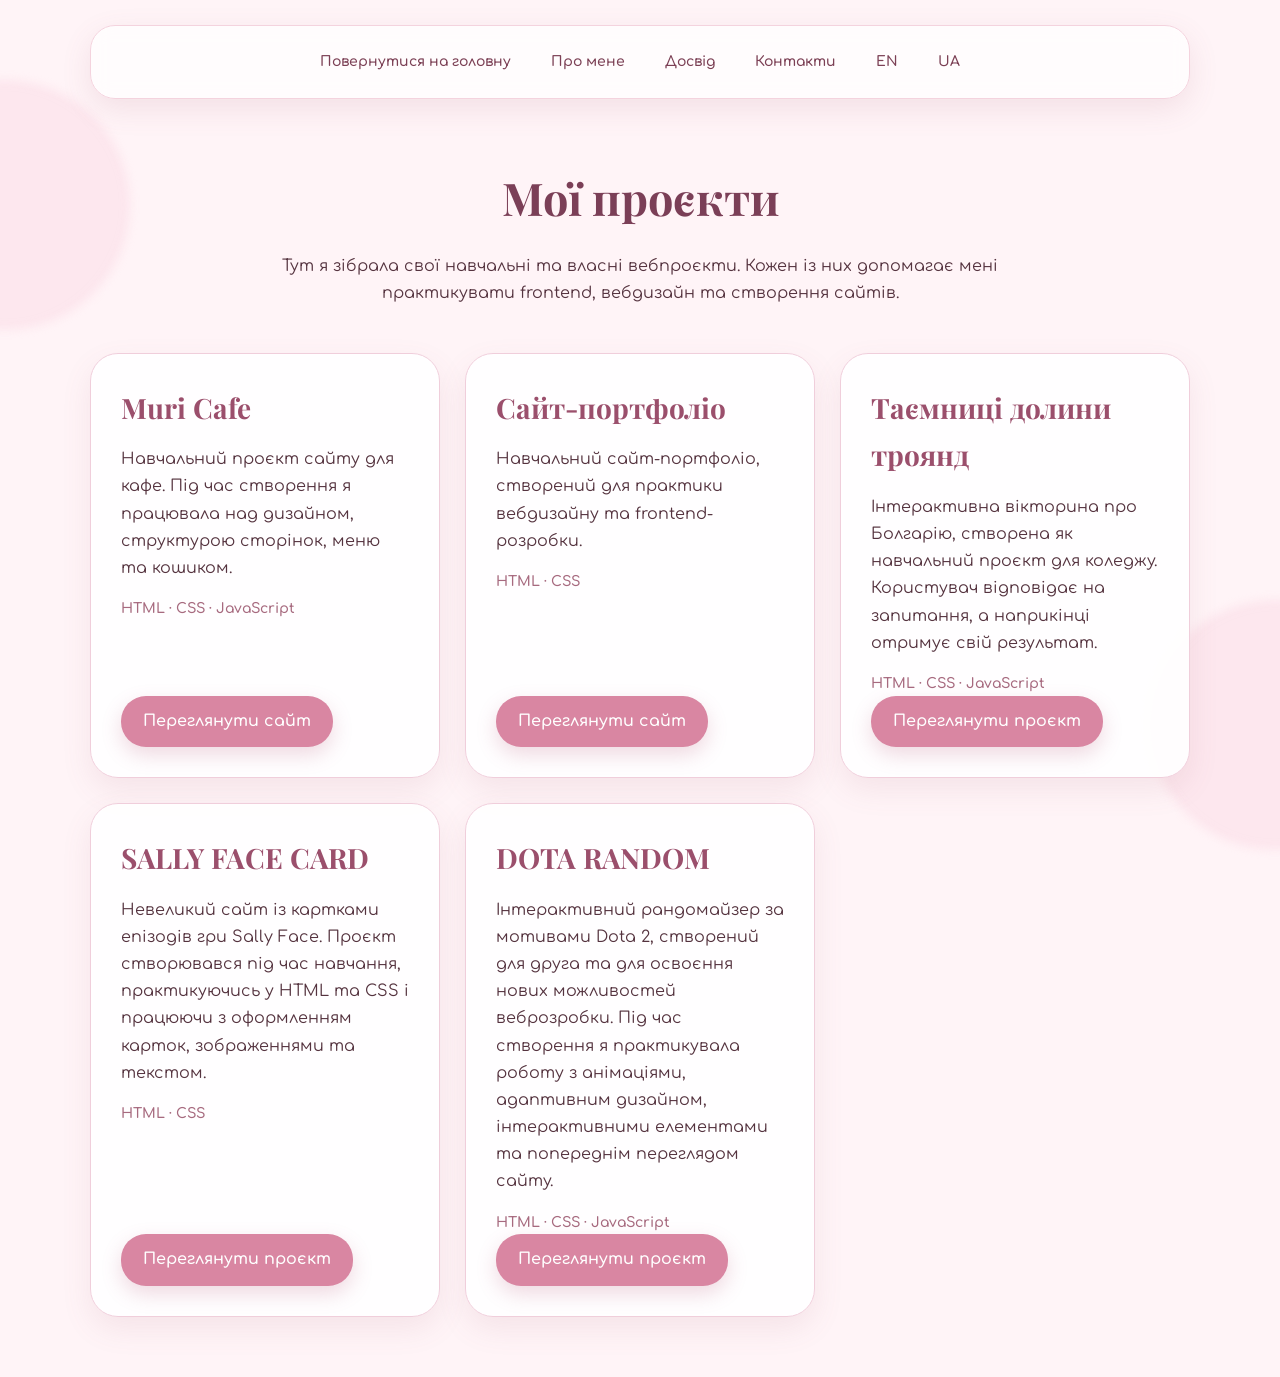
<file: projects.html>
<!DOCTYPE html>
<html lang="uk">
<head>
     <link rel="stylesheet" href="style.css">
    <meta charset="UTF-8">
    <meta name="viewport" content="width=device-width, initial-scale=1.0">
    <title>Проєкти</title>
</head>
<body>
      

      <nav> 
        <a href="index.html">Повернутися на головну</a>
        <a href="about.html">Про мене</a>
       <a href="experience.html">Досвід</a>
        <a href="contacts.html">Контакти</a>
     <a href="projects-en.html">EN</a>
        <a href="projects.html">UA</a>
    </nav>

    <main class="projects-page">

        <h1>Мої проєкти</h1>

        <p class="projects-intro">
            Тут я зібрала свої навчальні та власні вебпроєкти.
            Кожен із них допомагає мені практикувати frontend,
            вебдизайн та створення сайтів.
        </p>


        <div class="projects-list">
            <div class="project-card">

                <h2>Muri Cafe</h2>

                <p>
                    Навчальний проєкт сайту для кафе. 
                    Під час створення я працювала над дизайном,
                    структурою сторінок, меню та кошиком.
                </p>

                <p class="project-tech">
                    HTML · CSS · JavaScript
                </p>

                <a href="https://yurliu.github.io/Muri-Cafe/cart.html" target="_blank" class="project-button">
                    Переглянути сайт
                </a>

            </div>


            
            <div class="project-card">

                <h2>Сайт-портфоліо</h2>

                <p>
                    Навчальний сайт-портфоліо, створений для практики
                    вебдизайну та frontend-розробки. 
                </p>

                <p class="project-tech">
                    HTML · CSS 
                </p>

                <a href="https://yurliu.github.io/Mysite/" target="_blank" class="project-button">
                    Переглянути сайт
                </a>

            </div>


            
            <div class="project-card">

                <h2>Таємниці долини троянд</h2>

                <p>
                    Інтерактивна вікторина про Болгарію, створена
                    як навчальний проєкт для коледжу. Користувач відповідає
                    на запитання, а наприкінці отримує свій результат.
                </p>

                <p class="project-tech">
                    HTML · CSS · JavaScript
                </p>

                <a href="https://yurliu.github.io/school.work/" target="_blank" class="project-button">
                    Переглянути проєкт
                </a>

            </div>

                <div class="project-card">

                <h2>SALLY FACE CARD</h2>

                <p>
                   Невеликий сайт із картками епізодів гри Sally Face. Проєкт створювався під час навчання, практикуючись у HTML та CSS і працюючи з оформленням карток, зображеннями та текстом. 
                </p>

                <p class="project-tech">
                    HTML · CSS 
                </p>

                <a href="https://yurliu.github.io/Sally-Face-cards/" target="_blank" class="project-button">
                    Переглянути проєкт
                </a>

            </div>
 <div class="project-card">

                <h2>DOTA RANDOM</h2>

                <p>
                    Інтерактивний рандомайзер за мотивами Dota 2, створений для друга та для освоєння нових можливостей веброзробки. Під час створення я практикувала роботу з анімаціями, адаптивним дизайном, інтерактивними елементами та попереднім переглядом сайту.
                </p>

                <p class="project-tech">
                    HTML · CSS · JavaScript
                </p>

                <a href="https://yurliu.github.io/DOTA-2-RANDOM/" target="_blank" class="project-button">
                    Переглянути проєкт
                </a>

            </div>
        </div>

    </main>
<script src="script.js"></script>
</body>
</html>
</file>
<file: style.css>
@import url('https://fonts.googleapis.com/css2?family=Comfortaa:wght@400;500;600;700&family=Playfair+Display:wght@500;600;700&display=swap');

* {
    box-sizing: border-box;
    margin: 0;
    padding: 0;
}

html {
    scroll-behavior: smooth;
}

body {
    background: #fff4f7;
    color: #55333f;
    font-family: "Comfortaa", sans-serif;
    line-height: 1.7;
    min-height: 100vh;
    overflow-x: hidden;
}

/* Декоративные элементы */

body::before,
body::after {
    content: "";
    position: fixed;
    width: 250px;
    height: 250px;
    border-radius: 50%;
    background: #f8cddc;
    opacity: 0.35;
    z-index: -1;
    filter: blur(5px);
}

body::before {
    top: 80px;
    left: -120px;
}

body::after {
    right: -120px;
    bottom: 50px;
}

/* Навигация */

nav {
    width: calc(100% - 40px);
    max-width: 1100px;
    margin: 25px auto;
    padding: 15px 20px;

    display: flex;
    justify-content: center;
    align-items: center;
    gap: 10px;
    flex-wrap: wrap;

    background: rgba(255, 255, 255, 0.75);
    border: 1px solid #f4d3de;
    border-radius: 25px;

    box-shadow: 0 10px 30px rgba(157, 86, 111, 0.12);
    backdrop-filter: blur(10px);
}

nav a {
    text-decoration: none;
    color: #7c4055;
    font-size: 14px;
    font-weight: 600;

    padding: 9px 15px;
    border-radius: 18px;

    transition: 0.3s ease;
}

nav a:hover {
    background: #f5c5d5;
    color: #5b2e3e;
    transform: translateY(-2px);
}

/* Общие заголовки */

h1,
h2,
h3 {
    font-family: "Playfair Display", serif;
    color: #7b3f57;
}

h1 {
    font-size: 38px;
    margin-bottom: 18px;
}

h2 {
    font-size: 28px;
    margin-bottom: 15px;
}

h3 {
    font-size: 20px;
    margin-bottom: 8px;
}

p {
    font-size: 16px;
}

/* Общий стиль блоков */

.education,
.music,
.language,
.it,
.myinterests,
.mygoals,
.teaching-experience,
.work-experience,
.frontend-and-web-design,
.strengths,
.resume,
.about-preview,
.projects-preview,
.skills-preview,
.journey,
.contacts-preview {
    width: calc(100% - 40px);
    max-width: 1000px;
    margin: 35px auto;
    padding: 40px;

    background: rgba(255, 255, 255, 0.85);

    border: 1px solid #f2d5df;
    border-radius: 30px;

    box-shadow: 0 15px 40px rgba(157, 86, 111, 0.10);

    transition: 0.35s ease;
}

.education:hover,
.music:hover,
.language:hover,
.it:hover,
.myinterests:hover,
.mygoals:hover,
.teaching-experience:hover,
.work-experience:hover,
.frontend-and-web-design:hover,
.resume:hover,
.about-preview:hover,
.projects-preview:hover,
.skills-preview:hover,
.journey:hover,
.contacts-preview:hover {
    transform: translateY(-5px);
    box-shadow: 0 20px 45px rgba(157, 86, 111, 0.16);
}

/* Главная страница */

.resume {
    margin-top: 70px;
    text-align: center;
    padding: 70px 45px;

    background: linear-gradient(
        135deg,
        #f8d8e2,
        #fff5f7
    );
}

.resume h1 {
    font-size: 48px;
}

.resume p {
    font-size: 20px;
    margin-bottom: 30px;
}

/* Ссылки-кнопки */

.resume a,
.about-preview a,
.projects-preview a,
.contacts-preview a,
.project-button {
    display: inline-block;

    margin-top: 20px;
    padding: 12px 22px;

    background: #d986a2;
    color: white;

    text-decoration: none;
    font-weight: 600;

    border-radius: 25px;

    box-shadow: 0 8px 20px rgba(180, 88, 119, 0.22);

    transition: 0.3s ease;
}

.resume a:hover,
.about-preview a:hover,
.projects-preview a:hover,
.contacts-preview a:hover,
.project-button:hover {
    background: #bd6685;
    transform: translateY(-3px);
    box-shadow: 0 12px 25px rgba(180, 88, 119, 0.30);
}

/* Главная */

.about-preview {
    background: #fffafc;
}

.projects-preview {
    background: #fce8ee;
}

.skills-preview {
    background: #fffafc;
}

.journey {
    background: linear-gradient(
        135deg,
        #fff,
        #fce2eb
    );
}

.contacts-preview {
    background: #f9d8e3;
}

/* Страница проектов */

.projects-page,
.contacts-page {
    width: calc(100% - 40px);
    max-width: 1100px;
    margin: 60px auto;
}

.projects-page > h1,
.contacts-page > h1 {
    text-align: center;
    font-size: 45px;
}

.projects-intro {
    max-width: 750px;
    margin: 0 auto 45px;
    text-align: center;
}

/* Карточки проектов */

.projects-list {
    display: grid;
    grid-template-columns: repeat(3, 1fr);
    gap: 25px;
}

.project-card {
    padding: 30px;

    background: rgba(255, 255, 255, 0.9);
    border: 1px solid #f0cedb;
    border-radius: 28px;

    box-shadow: 0 12px 30px rgba(157, 86, 111, 0.10);

    transition: 0.35s ease;

    display: flex;
    flex-direction: column;
}

.project-card:hover {
    transform: translateY(-8px) rotate(0.5deg);
    box-shadow: 0 20px 40px rgba(157, 86, 111, 0.18);
}

.project-card h2 {
    color: #9b4f6c;
}

.project-tech {
    margin-top: 15px;
    font-size: 14px;
    color: #a76a7f;
    font-weight: 600;
}

.project-button {
    align-self: flex-start;
    margin-top: auto;
}

/* Сильні сторони */

.strengths {
    background: #fff8fa;
}

.strengths h2 {
    text-align: center;
}

.strengths-list {
    display: grid;
    grid-template-columns: repeat(2, 1fr);
    gap: 18px;
    margin-top: 25px;
}

.strength {
    padding: 22px;

    background: #fde9ef;
    border: 1px solid #f3d0dc;
    border-radius: 22px;

    transition: 0.3s ease;
}

.strength:hover {
    background: #f9d5e1;
    transform: translateY(-4px);
}

.strength p {
    font-size: 14px;
}

/* Контакти */

.contacts-page {
    text-align: center;
}

.contacts-page > p {
    max-width: 700px;
    margin: 0 auto 35px;
}

.contact-form,
.contact-info {
    max-width: 700px;
    margin: 30px auto;
    padding: 35px;

    text-align: left;

    background: rgba(255, 255, 255, 0.9);

    border-radius: 30px;
    border: 1px solid #f0cedb;

    box-shadow: 0 15px 35px rgba(157, 86, 111, 0.10);
}

.contact-form h2,
.contact-info h2 {
    text-align: center;
}

/* Форма */

form {
    display: flex;
    flex-direction: column;
}

label {
    margin-top: 18px;
    margin-bottom: 7px;

    color: #7c4055;
    font-weight: 600;
}

input,
textarea {
    width: 100%;

    padding: 13px 15px;

    font-family: "Comfortaa", sans-serif;
    font-size: 14px;

    border: 1px solid #e9c5d2;
    border-radius: 15px;

    background: #fff8fa;
    color: #55333f;

    outline: none;

    transition: 0.3s ease;
}

input:focus,
textarea:focus {
    border-color: #d986a2;
    box-shadow: 0 0 0 4px rgba(217, 134, 162, 0.12);
}

textarea {
    resize: vertical;
}

button {
    margin-top: 25px;
    padding: 13px 20px;

    border: none;
    border-radius: 25px;

    background: #d986a2;
    color: white;

    font-family: "Comfortaa", sans-serif;
    font-weight: 600;
    font-size: 15px;

    cursor: pointer;

    transition: 0.3s ease;
}

button:hover {
    background: #bd6685;
    transform: translateY(-2px);
}

.contact-info {
    text-align: center;
}

.contact-info p {
    margin: 15px 0;
}

.contact-info a {
    color: #b65376;
    text-decoration: none;
    font-weight: 600;
}

.contact-info a:hover {
    text-decoration: underline;
}

/* Footer */

footer {
    text-align: center;
    padding: 35px 20px;
    margin-top: 60px;

    color: #936477;
    font-size: 14px;
}

/* Плавное появление */

.education,
.music,
.language,
.it,
.myinterests,
.mygoals,
.teaching-experience,
.work-experience,
.frontend-and-web-design,
.strength,
.project-card,
.contact-form,
.contact-info {
    animation: appear 0.7s ease both;
}

@keyframes appear {
    from {
        opacity: 0;
        transform: translateY(20px);
    }

    to {
        opacity: 1;
        transform: translateY(0);
    }
}

/* Телефон */

/* =========================
   АДАПТАЦІЯ ДЛЯ ПЛАНШЕТІВ
   ========================= */

@media (max-width: 900px) {

    .projects-list {
        grid-template-columns: repeat(2, 1fr);
    }

}


/* =========================
   АДАПТАЦІЯ ДЛЯ ТЕЛЕФОНІВ
   ========================= */

@media (max-width: 600px) {

    body {
        font-size: 15px;
    }

    nav {
        width: calc(100% - 20px);
        margin: 10px auto;
        padding: 12px;
        gap: 6px;
    }

    nav a {
        font-size: 13px;
        padding: 8px 10px;
    }

    h1 {
        font-size: 30px;
    }

    h2 {
        font-size: 25px;
    }

    h3 {
        font-size: 20px;
    }

    .resume {
        width: calc(100% - 20px);
        margin: 25px auto;
        padding: 45px 20px;
    }

    .resume h1 {
        font-size: 32px;
    }

    .resume p {
        font-size: 16px;
    }

    .education,
    .music,
    .language,
    .it,
    .myinterests,
    .mygoals,
    .teaching-experience,
    .work-experience,
    .frontend-and-web-design,
    .strengths,
    .about-preview,
    .projects-preview,
    .skills-preview,
    .journey,
    .contacts-preview {
        width: calc(100% - 20px);
        padding: 25px 20px;
    }

    .projects-page,
    .contacts-page {
        width: calc(100% - 20px);
        margin-top: 30px;
    }

    .projects-list {
        grid-template-columns: 1fr;
    }

    .strengths-list {
        grid-template-columns: 1fr;
    }

    .contact-form,
    .contact-info {
        width: 100%;
        padding: 25px 20px;
    }

    input,
    textarea {
        font-size: 16px;
    }

    button,
    .project-button {
        width: 100%;
        max-width: 300px;
    }

}


/* =========================
   ДУЖЕ МАЛЕНЬКИЙ ТЕЛЕФОН
   ========================= */

@media (max-width: 400px) {

    .resume h1 {
        font-size: 27px;
    }

    h2 {
        font-size: 23px;
    }

    nav a {
        font-size: 12px;
    }

    .resume {
        padding: 35px 15px;
    }

}

body {
    opacity: 0;
    transition: opacity 1s ease;
}

body.page-loaded {
    opacity: 1;
}
</file>
